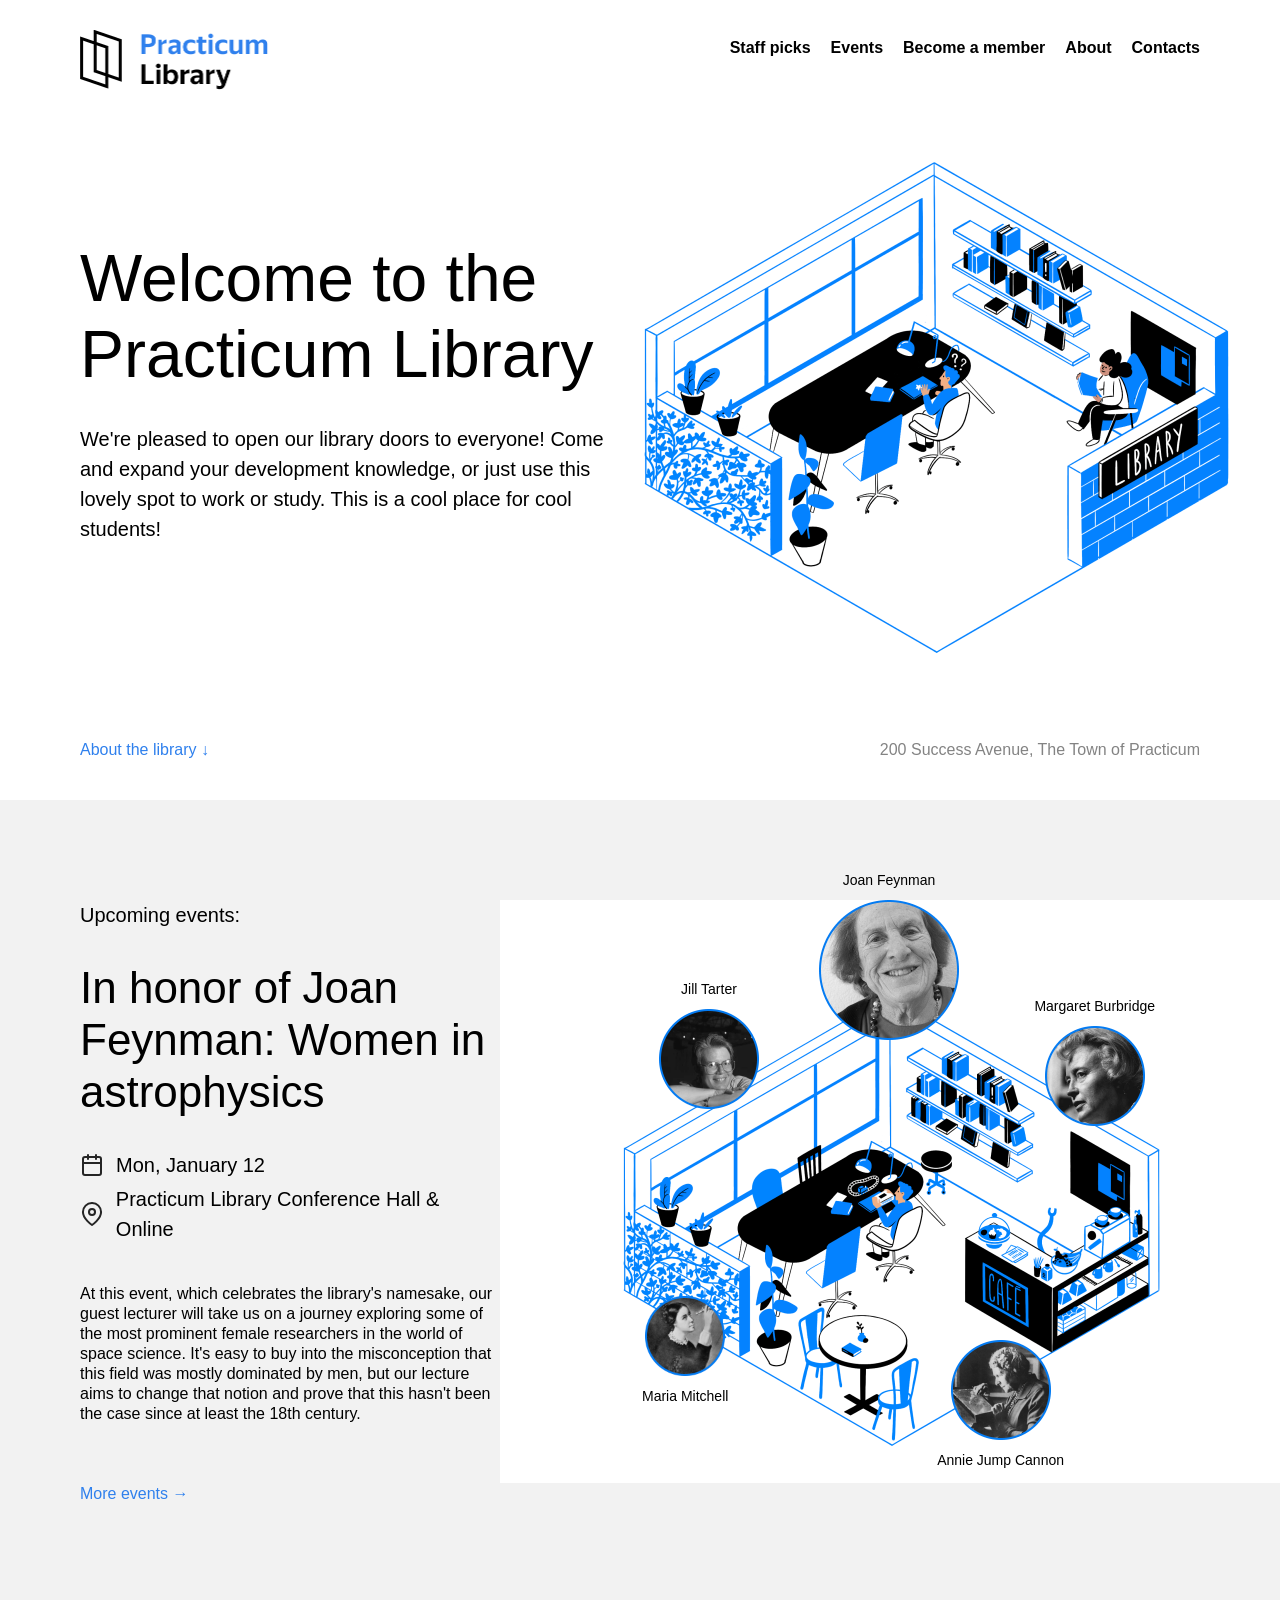
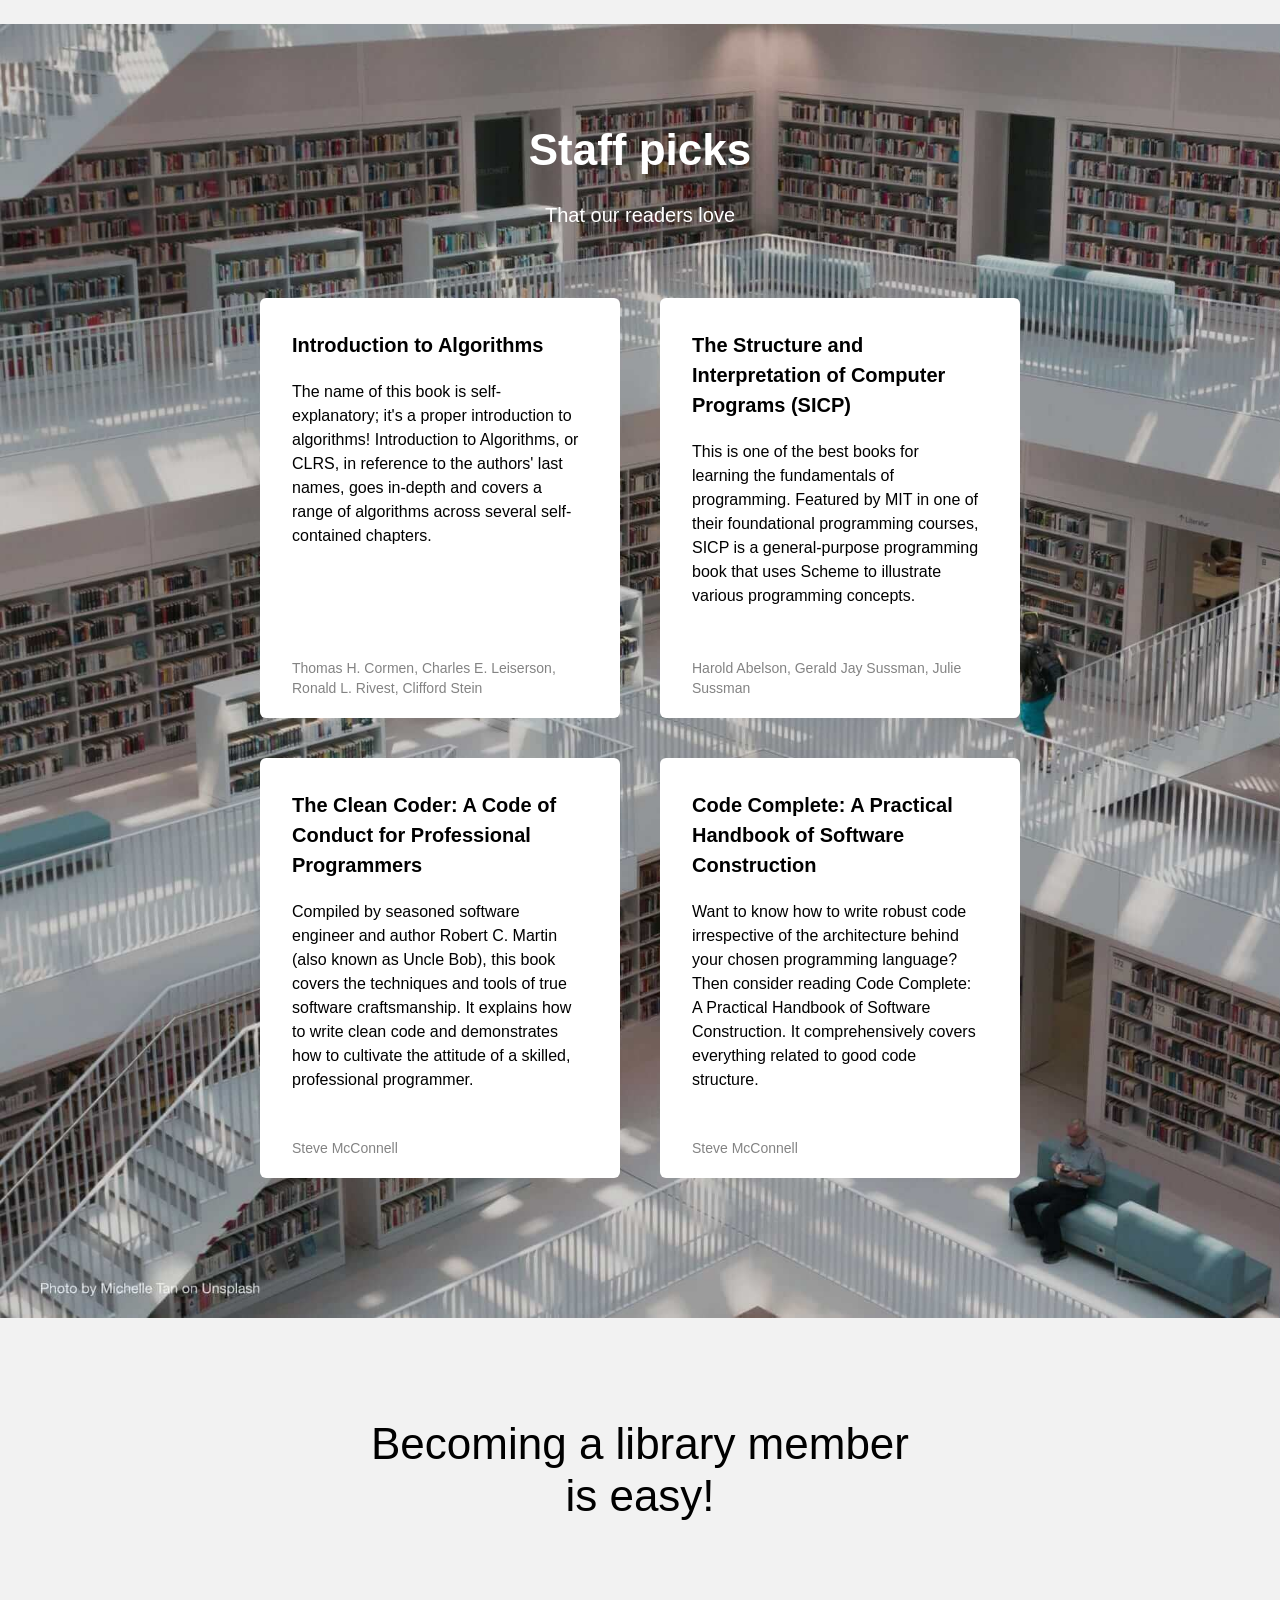
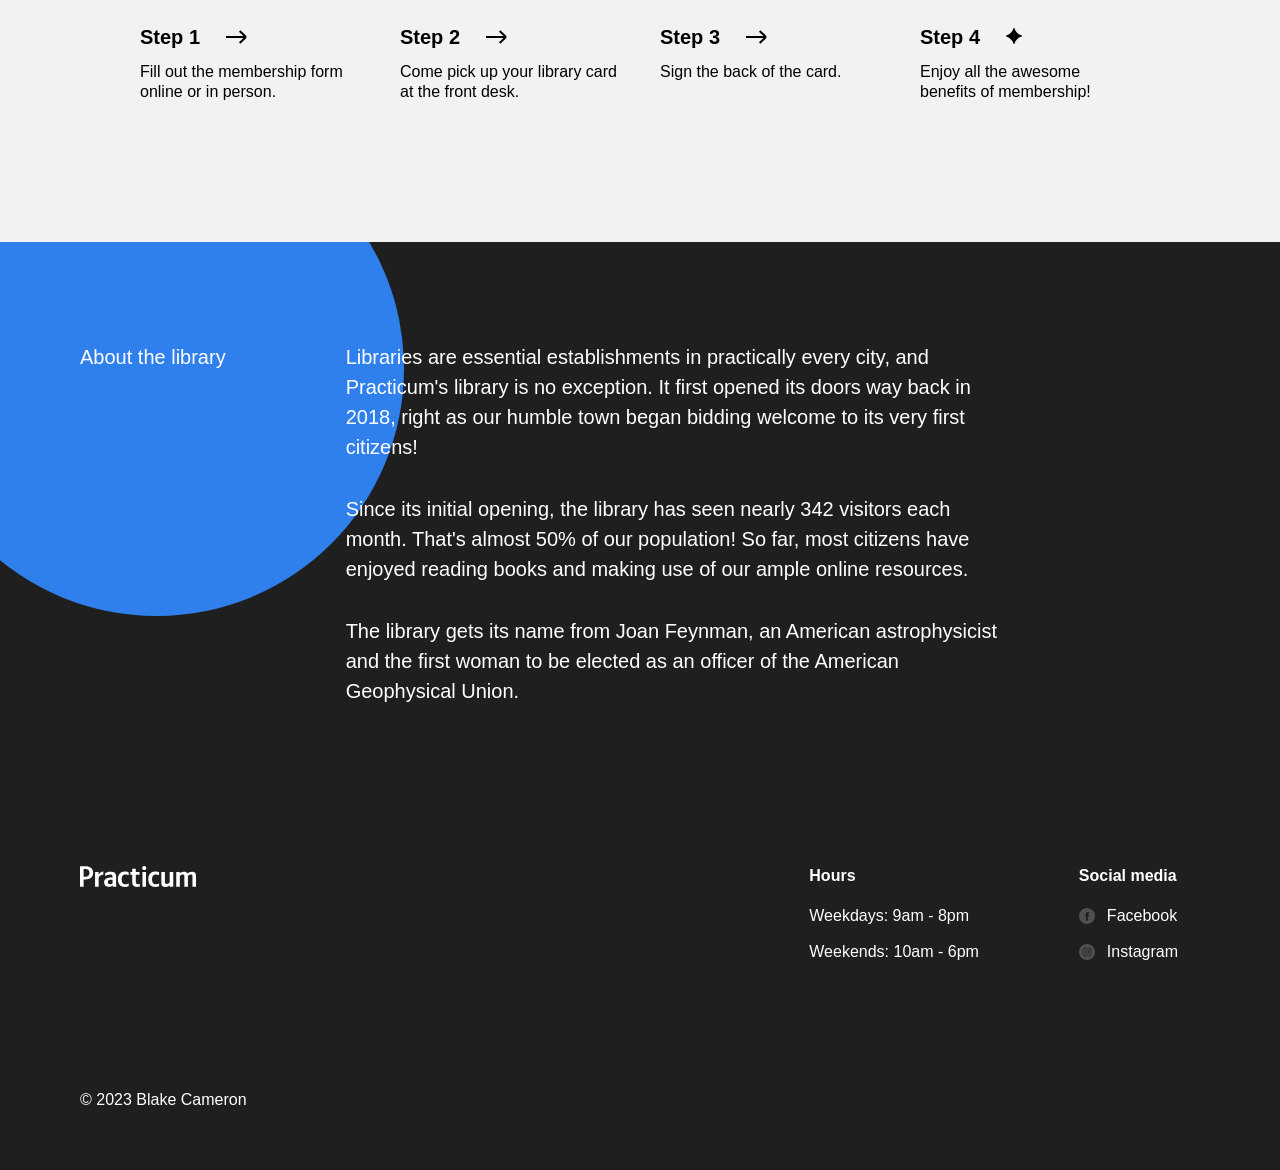
<file: index.html>
<!DOCTYPE html>
<html lang="en">
  <head>
    <meta charset="UTF-8" />
    <meta name="viewport" content="width=device-width, initial-scale=1.0" />
    <title>Practicum Library</title>
    <link rel="shortcut icon" href="favicon.ico" />
    <link rel="stylesheet" href="./styles/normalize.css" />
    <link rel="stylesheet" href="./styles/style.css" />
  </head>

  <body>
    <div class="page">
      <!-- Header -->

      <header class="header">
        <nav class="nav">
          <img
            src="./images/logo.png"
            alt="Practicum Library Logo"
            class="logo"
          />
          <ul class="nav__links">
            <li>
              <a class="nav__link" href="#staff-picks">Staff picks</a>
            </li>
            <li>
              <a class="nav__link" href="#events">Events</a>
            </li>
            <li>
              <a class="nav__link" href="#become-member">Become a member</a>
            </li>
            <li>
              <a class="nav__link" href="#about-library">About</a>
            </li>
            <li>
              <a class="nav__link" href="#contacts">Contacts</a>
            </li>
          </ul>
        </nav>
        <h1 class="header__title">Welcome to the Practicum Library</h1>
        <p class="header__description">
          We're pleased to open our library doors to everyone! Come and expand
          your development knowledge, or just use this lovely spot to work or
          study. This is a cool place for cool students!
        </p>

        <img
          src="./images/inside_the_library.png"
          alt="Illustration 'Inside the library'"
          class="header__image"
        />

        <div class="header__footer">
          <a class="header__link" href="#about-library"
            >About the library &darr;</a
          >
          <p class="header__address">
            200 Success Avenue, The Town of Practicum
          </p>
        </div>
      </header>

      <!-- main -->

      <main class="content">
        <section class="events" id="events">
          <div class="events__content">
            <h2 class="events__heading">Upcoming events:</h2>
            <h3 class="events__title">
              In honor of Joan Feynman: Women in astrophysics
            </h3>
            <div class="event-info events__info-section">
              <div class="event-info__item">
                <div
                  class="event-info__icon event-info__icon_type_calendar"
                ></div>
                <p class="event-info__text">Mon, January 12</p>
              </div>
              <div class="event-info__item">
                <div class="event-info__icon event-info__icon_type_pin"></div>
                <p class="event-info__text">
                  Practicum Library Conference Hall & Online
                </p>
              </div>
            </div>
            <p class="events__description">
              At this event, which celebrates the library's namesake, our guest
              lecturer will take us on a journey exploring some of the most
              prominent female researchers in the world of space science. It's
              easy to buy into the misconception that this field was mostly
              dominated by men, but our lecture aims to change that notion and
              prove that this hasn't been the case since at least the 18th
              century.
            </p>
            <a href="#more-events" class="events__more">More events &rarr;</a>
          </div>

          <div class="events__cover">
            <img
              src="./images/cafe.png"
              alt="practicum cafe"
              class="events__image"
            />

            <div class="person person_name_feynman">
              <p class="person__caption">Joan Feynman</p>
              <img
                src="./images/person_feynman.png"
                alt="picture of joan feynman"
                class="person__image person__image_size_l"
              />
            </div>

            <div class="person person_name_burbidge">
              <p class="person__caption">Margaret Burbridge</p>
              <img
                src="./images/person_burbidge.png"
                alt="picture of Margaret Burbridge"
                class="person__image person__image_size_m"
              />
            </div>

            <div class="person person_name_cannon">
              <img
                src="./images/person_cannon.png"
                alt="picture of Annie Jump Cannon"
                class="person__image person__image_size_m"
              />
              <p class="person__caption">Annie Jump Cannon</p>
            </div>

            <div class="person person_name_mitchell">
              <img
                src="./images/person_mitchell.png"
                alt="picture of Maria Mitchell"
                class="person__image person__image_size_s"
              />
              <p class="person__caption">Maria Mitchell</p>
            </div>

            <div class="person person_name_tarter">
              <p class="person__caption">Jill Tarter</p>
              <img
                src="./images/person_tarter.png"
                alt="picture of Jill Tarter"
                class="person__image person__image_size_m"
              />
            </div>
          </div>
        </section>

        <section class="staff" id="staff-picks">
          <h2 class="staff__title">Staff picks</h2>
          <p class="staff__subtitle">That our readers love</p>

          <ul class="staff__cards">
            <li class="card">
              <div class="card__content">
                <h3 class="card__title">Introduction to Algorithms</h3>
                <p class="card__text">
                  The name of this book is self-explanatory; it's a proper
                  introduction to algorithms! Introduction to Algorithms, or
                  CLRS, in reference to the authors' last names, goes in-depth
                  and covers a range of algorithms across several self-contained
                  chapters.
                </p>
                <p class="card__footer">
                  Thomas H. Cormen, Charles E. Leiserson, Ronald L. Rivest,
                  Clifford Stein
                </p>
              </div>
            </li>

            <li class="card">
              <div class="card__content">
                <h3 class="card__title">
                  The Structure and Interpretation of Computer Programs (SICP)
                </h3>
                <p class="card__text">
                  This is one of the best books for learning the fundamentals of
                  programming. Featured by MIT in one of their foundational
                  programming courses, SICP is a general-purpose programming
                  book that uses Scheme to illustrate various programming
                  concepts.
                </p>
                <p class="card__footer">
                  Harold Abelson, Gerald Jay Sussman, Julie Sussman
                </p>
              </div>
            </li>

            <li class="card">
              <div class="card__content">
                <h3 class="card__title">
                  The Clean Coder: A Code of Conduct for Professional
                  Programmers
                </h3>
                <p class="card__text">
                  Compiled by seasoned software engineer and author Robert C.
                  Martin (also known as Uncle Bob), this book covers the
                  techniques and tools of true software craftsmanship. It
                  explains how to write clean code and demonstrates how to
                  cultivate the attitude of a skilled, professional programmer.
                </p>
                <p class="card__footer">Steve McConnell</p>
              </div>
            </li>

            <li class="card">
              <div class="card__content">
                <h3 class="card__title">
                  Code Complete: A Practical Handbook of Software Construction
                </h3>
                <p class="card__text">
                  Want to know how to write robust code irrespective of the
                  architecture behind your chosen programming language? Then
                  consider reading Code Complete: A Practical Handbook of
                  Software Construction. It comprehensively covers everything
                  related to good code structure.
                </p>
                <p class="card__footer">Steve McConnell</p>
              </div>
            </li>
          </ul>
        </section>

        <section class="membership" id="become-member">
          <h2 class="membership__title">Becoming a library member is easy!</h2>

          <ul class="membership__steps">
            <li class="step">
              <h3 class="step__title">
                Step 1
                <img
                  src="./images/icon_step_forward.svg"
                  alt="icon forward"
                  class="step__icon"
                />
              </h3>
              <p class="step__description">
                Fill out the membership form online or in person.
              </p>
            </li>
            <li class="step">
              <h3 class="step__title">
                Step 2
                <img
                  src="./images/icon_step_forward.svg"
                  alt="icon forward"
                  class="step__icon"
                />
              </h3>
              <p class="step__description">
                Come pick up your library card at the front desk.
              </p>
            </li>
            <li class="step">
              <h3 class="step__title">
                Step 3
                <img
                  src="./images/icon_step_forward.svg"
                  alt="icon forward"
                  class="step__icon"
                />
              </h3>
              <p class="step__description">Sign the back of the card.</p>
            </li>
            <li class="step">
              <h3 class="step__title">
                Step 4
                <img
                  src="./images/icon_step_finish.svg"
                  alt="icon finish"
                  class="step__icon"
                />
              </h3>
              <p class="step__description">
                Enjoy all the awesome benefits of membership!
              </p>
            </li>
          </ul>
        </section>

        <section class="about" id="about-library">
          <h2 class="about__title">About the library</h2>
          <div class="about__content">
            <p class="about__paragraph">
              Libraries are essential establishments in practically every city,
              and Practicum's library is no exception. It first opened its doors
              way back in 2018, right as our humble town began bidding welcome
              to its very first citizens!
            </p>
            <p class="about__paragraph">
              Since its initial opening, the library has seen nearly 342
              visitors each month. That's almost 50% of our population! So far,
              most citizens have enjoyed reading books and making use of our
              ample online resources.
            </p>
            <p class="about__paragraph">
              The library gets its name from Joan Feynman, an American
              astrophysicist and the first woman to be elected as an officer of
              the American Geophysical Union.
            </p>
          </div>
          <div class="about__circle"></div>
        </section>
      </main>

      <!-- Footer -->

      <footer class="footer" id="contacts">
        <div class="footer__columns">
          <div class="footer__column">
            <img
              src="./images/logo_practicum.svg"
              class="footer__logo"
              alt="practicum logo"
            />
          </div>

          <div class="footer__column footer__column_content_hours">
            <h3 class="footer__column-heading">Hours</h3>
            <ul class="footer__list">
              <li class="footer__list-item">Weekdays: 9am - 8pm</li>
              <li class="footer__list-item">Weekends: 10am - 6pm</li>
            </ul>
          </div>

          <div class="footer__column footer__column_content_social">
            <h3 class="footer__column-heading">Social media</h3>
            <ul class="footer__list">
              <li class="footer__list-item">
                <a href="#" class="footer__column-link">
                  <img
                    src="./images/facebook_white.svg"
                    class="footer__social-icon"
                    alt="facebook social icon"
                  />
                  Facebook
                </a>
              </li>

              <li class="footer__list-item">
                <a href="#" class="footer__column-link">
                  <img
                    src="./images/instagram_white.svg"
                    class="footer__social-icon"
                    alt="instagram social icon"
                  />
                  Instagram
                </a>
              </li>
            </ul>
          </div>
        </div>
        <p class="footer__copyright">© 2023 Blake Cameron</p>
      </footer>
    </div>
  </body>
</html>
</file>
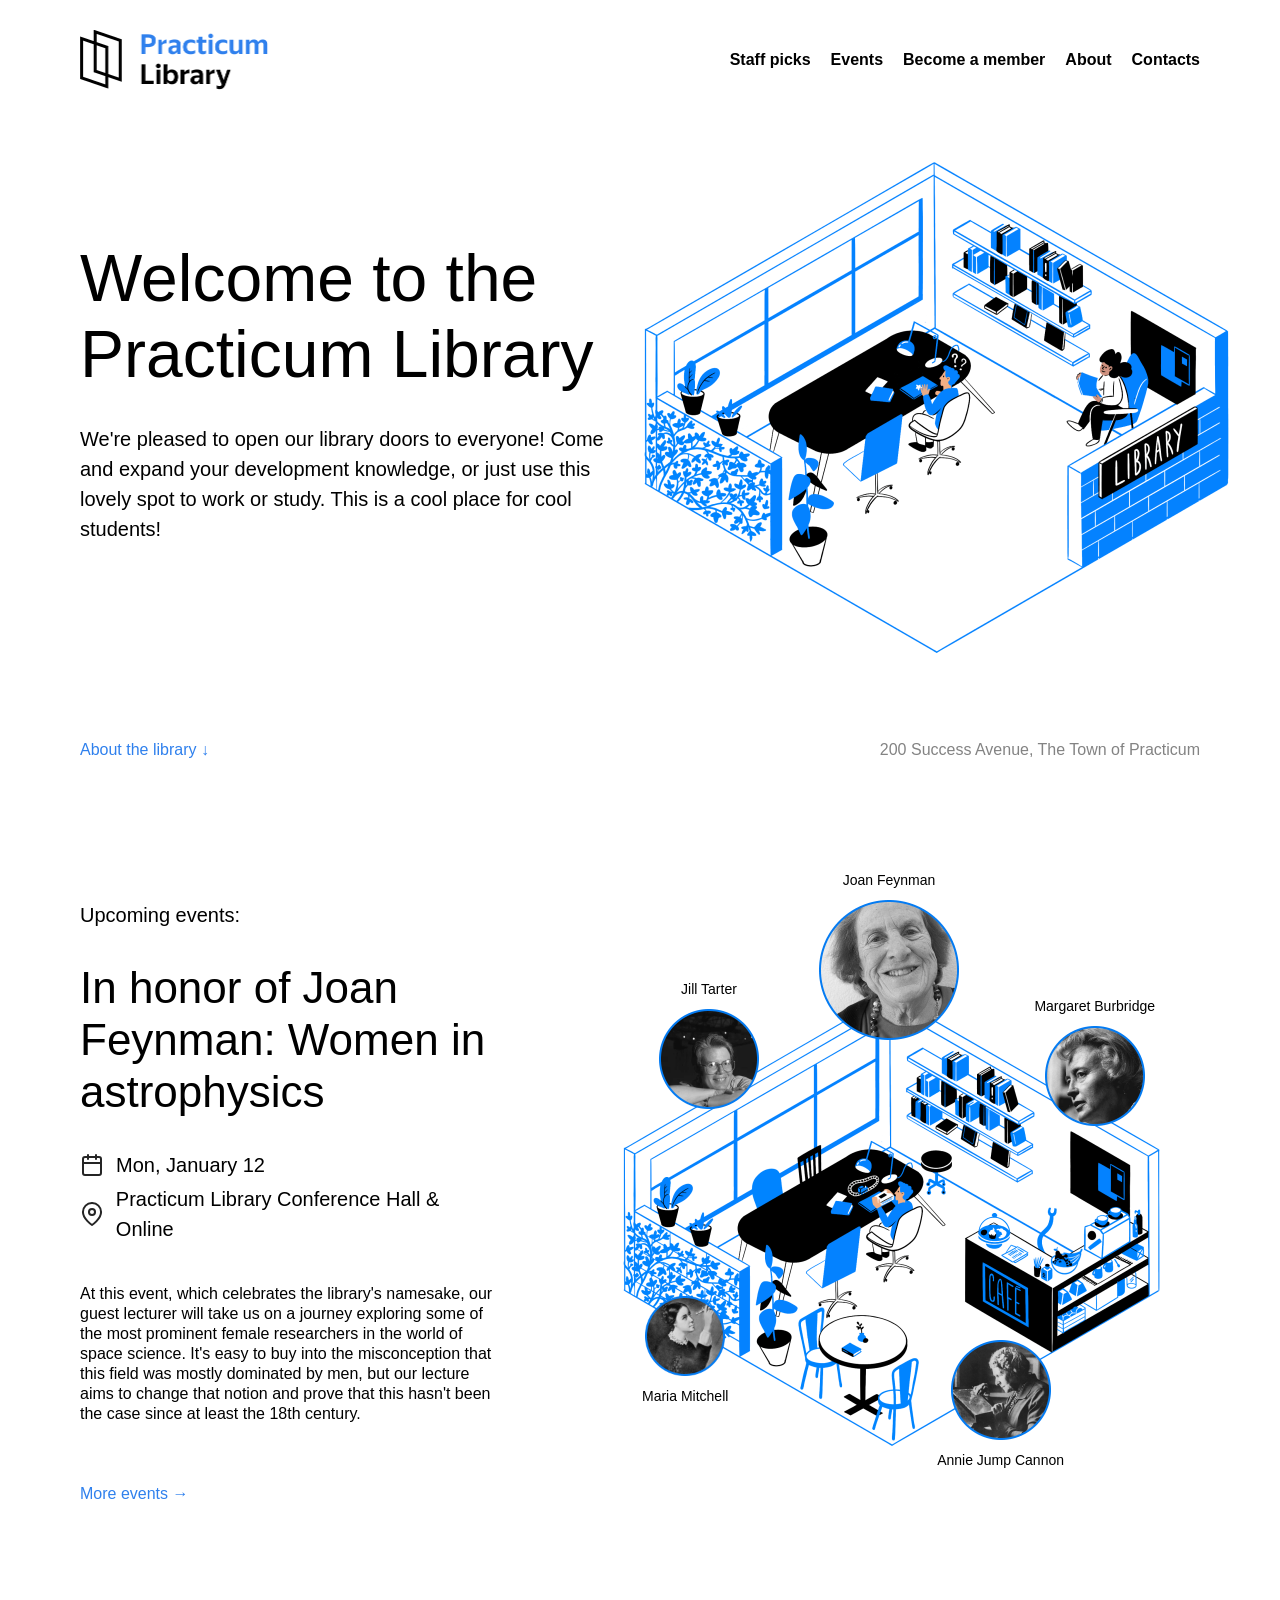
<file: sprint 1/index.html>
<!DOCTYPE html>
<html lang="en">
  <head>
    <meta charset="UTF-8" />
    <meta name="viewport" content="width=device-width, initial-scale=1.0" />
    <title>Practicum Library</title>
    <link rel="shortcut icon" href="favicon.ico" />
    <link rel="stylesheet" href="./styles/normalize.css" />
    <link rel="stylesheet" href="./styles/style.css" />
  </head>

  <body>
    <div class="page">
      <header class="header">
        <nav class="nav">
          <img
            src="./images/logo.png"
            alt="Practicum Library Logo"
            class="logo"
          />
          <ul class="nav__links">
            <li>
              <a class="nav__link">Staff picks</a>
            </li>
            <li>
              <a class="nav__link">Events</a>
            </li>
            <li>
              <a class="nav__link">Become a member</a>
            </li>
            <li>
              <a class="nav__link">About</a>
            </li>
            <li>
              <a class="nav__link">Contacts</a>
            </li>
          </ul>
        </nav>
        <h1 class="header__title">Welcome to the Practicum Library</h1>
        <p class="header__description">
          We're pleased to open our library doors to everyone! Come and expand
          your development knowledge, or just use this lovely spot to work or
          study. This is a cool place for cool students!
        </p>

        <img
          src="./images/inside_the_library.png"
          alt="Illustration 'Inside the library'"
          class="header__image"
        />

        <div class="header__footer">
          <a class="header__link">About the library &darr;</a>
          <p class="header__address">
            200 Success Avenue, The Town of Practicum
          </p>
        </div>
      </header>

      <main class="content">
        <section class="events">
          <div class="events__content">
            <h2 class="events__heading">Upcoming events:</h2>
            <h3 class="events__title">
              In honor of Joan Feynman: Women in astrophysics
            </h3>
            <div class="event-info events__info-section">
              <div class="event-info__item">
                <div
                  class="event-info__icon event-info__icon_type_calendar"
                ></div>
                <p class="event-info__text">Mon, January 12</p>
              </div>
              <div class="event-info__item">
                <div class="event-info__icon event-info__icon_type_pin"></div>
                <p class="event-info__text">
                  Practicum Library Conference Hall & Online
                </p>
              </div>
            </div>
            <p class="events__description">
              At this event, which celebrates the library's namesake, our guest
              lecturer will take us on a journey exploring some of the most
              prominent female researchers in the world of space science. It's
              easy to buy into the misconception that this field was mostly
              dominated by men, but our lecture aims to change that notion and
              prove that this hasn't been the case since at least the 18th
              century.
            </p>
            <a href="#" class="events__more">More events &rarr;</a>
          </div>
          <div class="events__cover">
            <img
              src="./images/cafe.png"
              alt="practicum cafe"
              class="events__image"
            />
            <div class="person person_name_feynman">
              <p class="person__caption">Joan Feynman</p>
              <img
                src="./images/person_feynman.png"
                alt="picture of joan feynman"
                class="person__image person__image_size_l"
              />
            </div>

            <div class="person person_name_burbidge">
              <p class="person__caption">Margaret Burbridge</p>
              <img
                src="./images/person_burbidge.png"
                alt="picture of Margaret Burbridge"
                class="person__image person__image_size_m"
              />
            </div>

            <div class="person person_name_cannon">
              <img
                src="./images/person_cannon.png"
                alt="picture of Annie Jump Cannon"
                class="person__image person__image_size_m"
              />
              <p class="person__caption">Annie Jump Cannon</p>
            </div>

            <div class="person person_name_mitchell">
              <img
                src="./images/person_mitchell.png"
                alt="picture of Maria Mitchell"
                class="person__image person__image_size_s"
              />
              <p class="person__caption">Maria Mitchell</p>
            </div>

            <div class="person person_name_tarter">
              <p class="person__caption">Jill Tarter</p>
              <img
                src="./images/person_tarter.png"
                alt="picture of Jill Tarter"
                class="person__image person__image_size_m"
              />
            </div>
          </div>
        </section>

        <section class="staff">
          <!-- --------------------------------------------------------------- -->
          <!--        Don't uncomment until the final project stage            -->
          <!-- --------------------------------------------------------------- -->
          <!--<h2 class="staff__title">Staff picks</h2>
        <p class="staff__subtitle">That our readers love</p>
        <ul>
          <li class="card">
            <div class="card__content">
              <h3 class="card__title">Introduction to Algorithms</h3>
              <p class="card__text">
                The name of this book is self-explanatory; it's a proper
                introduction to algorithms! Introduction to Algorithms, or CLRS,
                in reference to the authors' last names, goes in-depth and
                covers a range of algorithms across several self-contained
                chapters.
              </p>
              <p class="card__footer">
                Thomas H. Cormen, Charles E. Leiserson, Ronald L. Rivest,
                Clifford Stein
              </p>
            </div>
          </li>

          <li class="card">
            <div class="card__content">
              <h3 class="card__title">
                The Structure and Interpretation of Computer Programs (SICP)
              </h3>
              <p class="card__text">
                This is one of the best books for learning the fundamentals of
                programming. Featured by MIT in one of their foundational
                programming courses, SICP is a general-purpose programming book
                that uses Scheme to illustrate various programming concepts.
              </p>
              <p class="card__footer">
                Harold Abelson, Gerald Jay Sussman, Julie Sussman
              </p>
            </div>
          </li>

          <li class="card">
            <div class="card__content">
              <h3 class="card__title">
                The Clean Coder: A Code of Conduct for Professional Programmers
              </h3>
              <p class="card__text">
                Compiled by seasoned software engineer and author Robert C.
                Martin (also known as Uncle Bob), this book covers the
                techniques and tools of true software craftsmanship. It explains
                how to write clean code and demonstrates how to cultivate the
                attitude of a skilled, professional programmer.
              </p>
              <p class="card__footer">Steve McConnell</p>
            </div>
          </li>

          <li class="card">
            <div class="card__content">
              <h3 class="card__title">
                Code Complete: A Practical Handbook of Software Construction
              </h3>
              <p class="card__text">
                Want to know how to write robust code irrespective of the
                architecture behind your chosen programming language? Then
                consider reading Code Complete: A Practical Handbook of Software
                Construction. It comprehensively covers everything related to
                good code structure.
              </p>
              <p class="card__footer">Steve McConnell</p>
            </div>
          </li>
        </ul>-->
        </section>

        <section class="membership">
          <!-- --------------------------------------------------------------- -->
          <!--         Don't uncomment until the final project stage           -->
          <!-- --------------------------------------------------------------- -->
          <!--<h2 class="membership__title">Becoming a library member is easy!</h2>
        <ul class="membership__steps">
          <li class="step">
            <h3 class="step__title">
              Step 1
              <img
                src="./images/icon_step_forward.svg"
                alt="icon forward"
                class="step__icon"
              />
            </h3>
            <p class="step__description">
              Fill out the membership form online or in person.
            </p>
          </li>
          <li class="step">
            <h3 class="step__title">
              Step 2
              <img
                src="./images/icon_step_forward.svg"
                alt="icon forward"
                class="step__icon"
              />
            </h3>
            <p class="step__description">
              Come pick up your library card at the front desk.
            </p>
          </li>
          <li class="step">
            <h3 class="step__title">
              Step 3
              <img
                src="./images/icon_step_forward.svg"
                alt="icon forward"
                class="step__icon"
              />
            </h3>
            <p class="step__description">Sign the back of the card.</p>
          </li>
          <li class="step">
            <h3 class="step__title">
              Step 4
              <img
                src="./images/icon_step_finish.svg"
                alt="icon finish"
                class="step__icon"
              />
            </h3>
            <p class="step__description">
              Enjoy all the awesome benefits of membership!
            </p>
          </li>
        </ul>-->
        </section>

        <section class="about">
          <!-- --------------------------------------------------------------- -->
          <!--          Don't uncomment until the final project stage          -->
          <!-- --------------------------------------------------------------- -->
          <!--<h2 class="about__title">About the library</h2>
        <div class="about__content">
          <p class="about__paragraph">
            Libraries are essential establishments in practically every city,
            and Practicum's library is no exception. It first opened its doors
            way back in 2018, right as our humble town began bidding welcome to
            its very first citizens!
          </p>
          <p class="about__paragraph">
            Since its initial opening, the library has seen nearly 342 visitors
            each month. That's almost 50% of our population! So far, most
            citizens have enjoyed reading books and making use of our ample
            online resources.
          </p>
          <p class="about__paragraph">
            The library gets its name from Joan Feynman, an American
            astrophysicist and the first woman to be elected as an officer of
            the American Geophysical Union.
          </p>
        </div>
        <div class="about__circle"></div> -->
        </section>
      </main>
      <footer class="footer">
        <!-- --------------------------------------------------------------- -->
        <!--          Don't uncomment until the final project stage            -->
        <!-- --------------------------------------------------------------- -->
      </footer>
    </div>
  </body>
</html>
</file>
<file: styles/style.css>
.page {
  min-width: 1100px;
  max-width: 1600px;
  display: block;
  margin: 0 auto;
  font-family: "Helvetica Neue", Arial, sans-serif;
  font-size: 16px;
  line-height: 20px;
}

.header {
  height: 100vh;
  min-height: 720px;
  max-height: 800px;
  padding-top: 30px;
  padding-left: 80px;
  padding-right: 80px;
  position: relative;
  box-sizing: border-box;
}

.nav {
  display: flex;
  flex-direction: row;
  justify-content: space-between;
  align-content: center;
}

.logo {
  width: 196px;
  height: 60px;
}

.nav__links {
  display: flex;
  justify-content: space-between;
  column-gap: 20px;
  list-style-type: none;
  padding: 0;
  margin: 8px 0 0 0;
}

.nav__link {
  color: #000000;
  text-decoration: none;
  font-weight: bold;
}

.nav__link:hover {
  color: #1f69c9;
}

.header__title {
  font-size: 66px;
  line-height: 76px;
  font-weight: 500;
  max-width: 544px;
  margin-top: 150px;
  margin-right: 0;
  margin-bottom: 0;
  margin-left: 0;
}

.header__description {
  font-size: 20px;
  line-height: 30px;
  max-width: 532px;
  margin-top: 32px;
  margin-right: 0;
  margin-bottom: 0;
  margin-left: 0;
}

.header__image {
  max-width: 636px;
  position: absolute;
  top: 135px;
  right: 20px;
  z-index: 1;
}

.header__footer {
  position: absolute;
  left: 0;
  bottom: 40px;
  width: 100%;
  display: flex;
  align-items: center;
  padding: 40px 80px 0;
  justify-content: space-between;
  box-sizing: border-box;
}

.header__link {
  color: #2f80ed;
  text-decoration: none;
}

.header__link:hover {
  color: #1f69c9;
}

.header__address {
  margin: 0;
  color: #838383;
}

.events {
  padding: 100px 0 120px 80px;
  display: flex;
  background-color: #f2f2f2;
  align-items: start;
  justify-content: space-between;
  box-sizing: border-box;
}

.events__content {
  flex-basis: 580px;
}

.events__heading {
  font-size: 20px;
  font-weight: 500;
  line-height: 30px;
  margin: 0;
}

.events__title {
  font-size: 44px;
  font-weight: 500;
  line-height: 52px;
  margin: 32px 0;
}

.events__info-section {
  margin-top: 32px;
}

.event-info__item {
  display: flex;
  align-items: center;
  margin-bottom: 4px;
  font-weight: 500;
}

.event-info__icon {
  background-repeat: no-repeat;
  background-position: center;
  margin-right: 12px;
  width: 24px;
  height: 24px;
}

.event-info__icon_type_calendar {
  background-image: url(../images/icon_calendar.svg);
}

.event-info__icon_type_pin {
  background-image: url(../images/icon_pin.svg);
}

.event-info__text {
  font-size: 20px;
  font-weight: 500;
  line-height: 30px;
  margin: 0;
}

.events__description {
  margin: 40px 0 60px;
}

.events__more {
  margin-top: 60px;
  color: #2f80ed;
  text-decoration: none;
}

.events__more:hover {
  color: #1f69c9;
}

.events__cover {
  flex-grow: 1;
  flex-shrink: 0;
  flex-basis: 780px;
  max-width: 780px;
  position: relative;
}

.events__image {
  max-width: 100%;
}

.person {
  position: absolute;
  display: flex;
  align-items: center;
  flex-direction: column;
  margin: 0;
  gap: 10px;
}

.person_name_feynman {
  top: -30px;
  left: 319px;
}

.person_name_burbidge {
  position: absolute;
  top: 96px;
  right: 125px;
}

.person_name_cannon {
  position: absolute;
  bottom: 18px;
  right: 216px;
}

.person_name_mitchell {
  position: absolute;
  bottom: 82px;
  left: 142px;
}

.person_name_tarter {
  position: absolute;
  top: 79px;
  left: 159px;
}

.person__image {
  max-width: 100%;
}

.person__image_size_l {
  width: 140px;
}

.person__image_size_m {
  width: 100px;
}

.person__image_size_s {
  width: 80px;
}

.person__caption {
  text-align: center;
  font-size: 14px;
  margin: 0;
}

.staff {
  padding-top: 100px;
  padding-bottom: 140px;
  background-image: url(../images/staff_picks_background.jpg);
  background-size: cover;
}

.staff__title {
  text-align: center;
  color: #fff;
  font-size: 44px;
  line-height: 52px;
  margin: 0 0 24px;
}

.staff__subtitle {
  text-align: center;
  color: #fff;
  font-size: 20px;
  line-height: 30px;
  font-weight: 400;
  margin: 24px 0 0;
}

.staff__cards {
  display: flex;
  flex-direction: row;
  flex-wrap: wrap;
  justify-content: center;
  max-width: 760px;
  gap: 40px;
  padding: 0;
  margin: 68px auto 0;
}

.card {
  background-color: #fff;
  display: flex;
  border-radius: 6px;
  padding: 32px 40px 20px 32px;
  box-sizing: border-box;
  width: 360px;
  height: 420px;
  list-style-type: none;
}

.card__content {
  display: flex;
  flex-direction: column;
  justify-content: flex-start;
  width: 100%;
  height: 100%;
}

.card__title {
  font-size: 20px;
  line-height: 30px;
  font-weight: 700;
  margin: 0;
}

.card__text {
  margin: 20px 0 0;
  font-size: 16px;
  line-height: 24px;
}

.card__footer {
  font-size: 14px;
  line-height: 20px;
  color: #838383;
  display: flex;
  margin: 0;
  margin-top: auto;
}

.membership {
  padding-top: 100px;
  padding-bottom: 140px;
  background-color: #f2f2f2;
}

.membership__title {
  max-width: 574px;
  margin: 0 auto;
  text-align: center;
  font-size: 44px;
  font-weight: 500;
  line-height: 52px;
}

.membership__steps {
  list-style-type: none;
  padding: 0;
  margin: 100px 0 0;
  display: flex;
  justify-content: center;
  align-content: center;
  flex-direction: row;
  gap: 40px;
}

.step {
  padding: 0;
  flex-basis: 220px;
}

.step__title {
  margin: 0;
  font-size: 20px;
  line-height: 30px;
  font-weight: 700;
}

.step__icon {
  margin-left: 20px;
}

.step__description {
  margin: 10px 0 0;
}

.about {
  padding: 100px 80px;
  background-color: #1f1f1f;
  color: #fff;
  overflow: hidden;
  position: relative;
  box-sizing: border-box;
  display: flex;
}

.about__title {
  margin: 0;
  font-size: 20px;
  line-height: 30px;
  font-weight: 500;
  max-width: 154px;
  z-index: 1;
  margin-right: 120px;
}

.about__content {
  font-size: 20px;
  line-height: 30px;
  font-weight: 400;
  max-width: 660px;
  display: flex;
  flex-direction: column;
  gap: 32px;
}

.about__paragraph {
  margin: 0;
  z-index: 1;
}

.about__circle {
  background-color: #2f80ed;
  width: 495px;
  height: 495px;
  border-radius: 50%;
  position: absolute;
  top: -121px;
  left: -91px;
  z-index: 0;
}

.footer {
  box-sizing: border-box;
  background-color: #1f1f1f;
  padding: 60px 102px 60px 80px;
}

.footer__columns {
  display: flex;
  flex-direction: row;
  align-content: center;
  justify-content: center;
  min-height: 224px;
}

.footer__column_content_hours {
  margin-left: auto;
}

.footer__column_content_social {
  margin-left: 100px;
}

.footer__column-heading {
  color: #fff;
  margin: 0 0 20px 0;
  font-size: 16px;
  line-height: 20px;
}

.footer__logo {
  width: 116px;
  height: 21px;
}

.footer__list {
  list-style-type: none;
  padding: 0;
  margin: 0;
  display: flex;
  flex-direction: column;
  gap: 16px;
}

.footer__list-item {
  color: #fff;
  font-size: 16px;
  line-height: 20px;
}

.footer__column-link {
  color: white;
  font-size: 16px;
  line-height: 20px;
  text-decoration: none;
  display: flex;
  align-items: center;
  gap: 12px;
}

.footer__column-link:hover {
  color: #c1c1c1;
}

.footer__social-icon {
  width: 16px;
  height: 16px;
}

.footer__copyright {
  color: #fff;
  font-size: 14px;
  line-height: 20px;
  margin: 0;
  margin-top: auto;
  font-size: 16px;
  line-height: 20px;
}
</file>
<file: sprint 1/styles/style.css>
.page {
  min-width: 1100px;
  max-width: 1600px;
  display: block;
  margin: auto;
  font-family: helvetica, arial, sans-serif;
  font-size: 16px;
  line-height: 20px;
}

.header {
  height: 100vh;
  min-height: 720px;
  max-height: 800px;
  padding-top: 30px;
  padding-left: 80px;
  padding-right: 80px;
  position: relative;
  box-sizing: border-box;
}

.nav {
  display: flex;
  flex-direction: row;
  justify-content: space-between;
  align-items: center;
}

.logo {
  width: 196px;
  height: 60px;
}

.nav__links {
  display: flex;
  justify-content: space-between;
  align-items: center;
  column-gap: 20px;
  list-style-type: none;
  padding: 0;
}

.nav__link {
  color: #000000;
  text-decoration: none;
  font-weight: bold;
}

.header__title {
  font-size: 66px;
  line-height: 76px;
  font-weight: 500;
  max-width: 544px;
  margin-top: 150px;
  margin-right: 0;
  margin-bottom: 0;
  margin-left: 0;
}

.header__description {
  font-size: 20px;
  line-height: 30px;
  max-width: 532px;
  margin-top: 32px;
  margin-right: 0;
  margin-bottom: 0;
  margin-left: 0;
}

.header__image {
  max-width: 636px;
  position: absolute;
  top: 135px;
  right: 20px;
  z-index: 1;
}

.header__footer {
  position: absolute;
  left: 0;
  bottom: 40px;
  width: 100%;
  display: flex;
  align-items: center;
  padding: 40px 80px 0;
  justify-content: space-between;
  box-sizing: border-box;
}

.header__link {
  color: #2f80ed;
  text-decoration: none;
}

.header__address {
  margin: 0;
  color: #838383;
}

.events {
  padding: 100px 0 120px 80px;
  display: flex;
  align-items: start;
  justify-content: space-between;
  box-sizing: border-box;
}

.events__content {
  flex-basis: 580px;
}

.events__heading {
  font-size: 20px;
  font-weight: 500;
  line-height: 30px;
  margin: 0;
}

.events__title {
  font-size: 44px;
  font-weight: 500;
  line-height: 52px;
  margin: 32px 0;
}

.events__info-section {
  margin-top: 32px;
}

.event-info__item {
  display: flex;
  align-items: center;
  margin-bottom: 4px;
  font-weight: 500;
}

.event-info__icon {
  background-repeat: no-repeat;
  background-position: center;
  margin-right: 12px;
  width: 24px;
  height: 24px;
}

.event-info__icon_type_calendar {
  background-image: url(../images/icon_calendar.svg);
}

.event-info__icon_type_pin {
  background-image: url(../images/icon_pin.svg);
}

.event-info__text {
  font-size: 20px;
  font-weight: 500;
  line-height: 30px;
  margin: 0;
}

.events__description {
  margin: 40px 0 60px;
}

.events__more {
  margin-top: 60px;
  color: #2f80ed;
  text-decoration: none;
}

.events__cover {
  flex-grow: 1;
  flex-shrink: 0;
  flex-basis: 780px;
  max-width: 780px;
  position: relative;
}

.events__image {
  max-width: 100%;
}

.person {
  position: absolute;
  display: flex;
  align-items: center;
  flex-direction: column;
  gap: 10px;
}

.person_name_feynman {
  position: absolute;
  top: -30px;
  left: 319px;
}

.person_name_burbidge {
  position: absolute;
  top: 96px;
  right: 125px;
}

.person_name_cannon {
  position: absolute;
  bottom: 18px;
  right: 216px;
}

.person_name_mitchell {
  position: absolute;
  bottom: 82px;
  left: 142px;
}

.person_name_tarter {
  position: absolute;
  top: 79px;
  left: 159px;
}

.person__image {
  max-width: 100%;
}

.person__image_size_l {
  width: 140px;
}

.person__image_size_m {
  width: 100px;
}

.person__image_size_s {
  width: 80px;
}

.person__caption {
  text-align: center;
  font-size: 14px;
  margin: 0;
}
</file>
